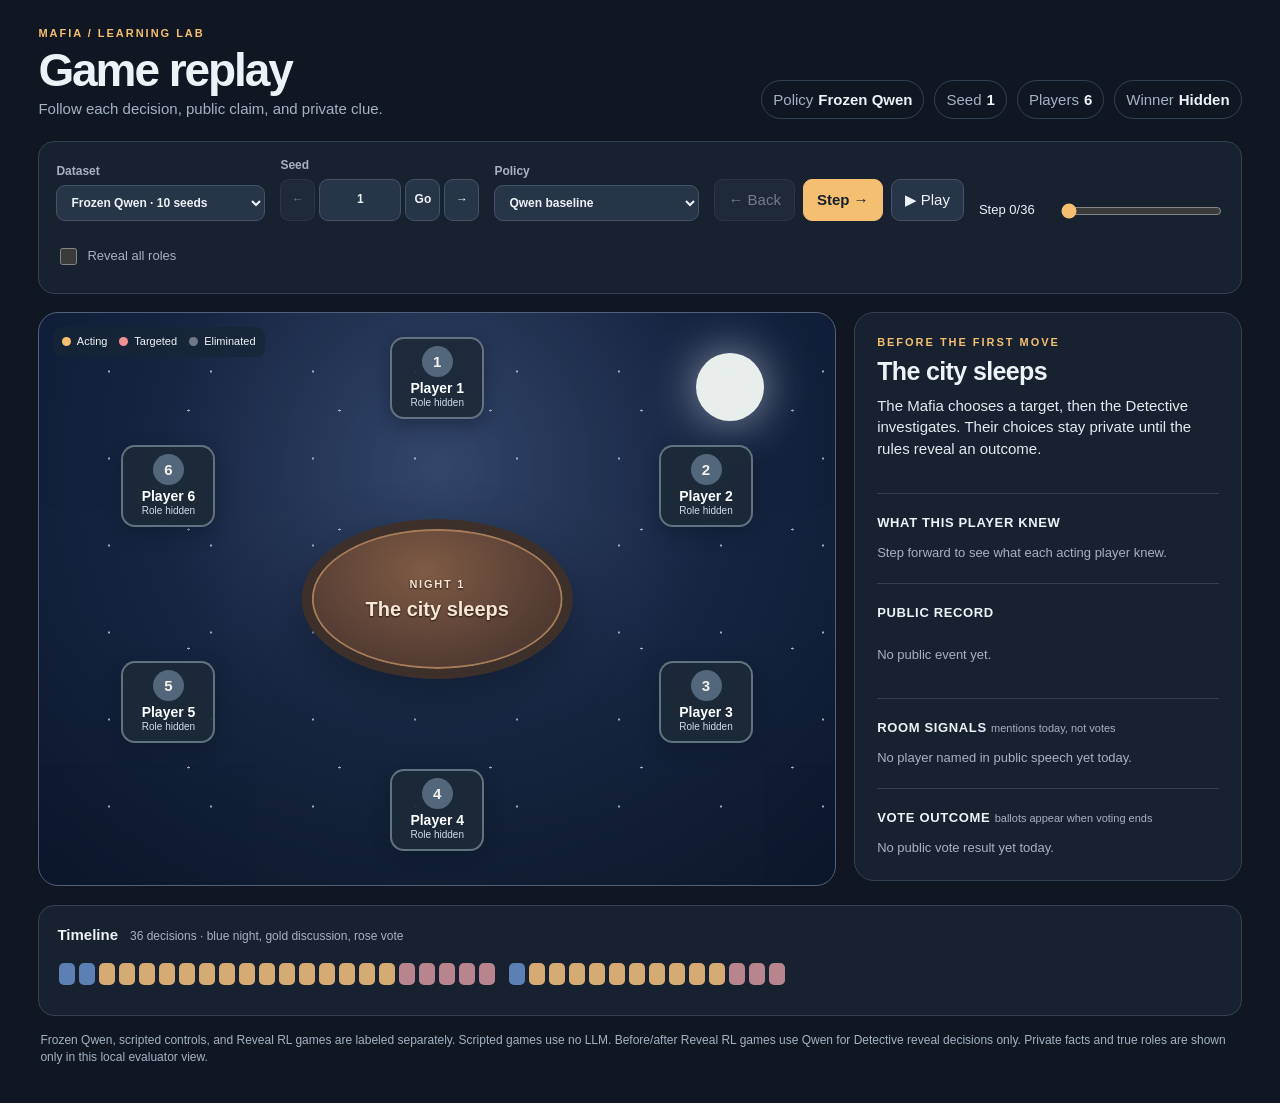
<file: src/visualization/index.html>
<!doctype html>
<html lang="en">
<head>
  <meta charset="utf-8">
  <meta name="viewport" content="width=device-width, initial-scale=1">
  <title>Mafia · Game Replay</title>
  <link rel="stylesheet" href="style.css">
</head>
<body>
  <main class="app">
    <header class="topbar">
      <div>
        <div class="eyebrow">MAFIA / LEARNING LAB</div>
        <h1>Game replay</h1>
        <p class="subtitle">Follow each decision, public claim, and private clue.</p>
      </div>
      <div class="top-summary" id="top-summary" aria-live="polite"></div>
    </header>

    <section class="transport" aria-label="Replay controls">
      <label class="game-picker">Dataset
        <select id="dataset-select" aria-label="Select dataset"></select>
      </label>
      <label class="game-picker">Seed
        <span class="seed-picker">
          <button id="previous-seed" type="button" aria-label="Previous seed">←</button>
          <input id="seed-input" type="number" inputmode="numeric" aria-label="Game seed">
          <button id="go-seed" type="button" aria-label="Go to seed">Go</button>
          <button id="next-seed" type="button" aria-label="Next seed">→</button>
        </span>
      </label>
      <label class="game-picker">Policy
        <select id="policy-select" aria-label="Select policy"></select>
      </label>
      <div class="transport-buttons">
        <button id="back-button" type="button" aria-label="Previous step">← Back</button>
        <button id="step-button" type="button" class="primary">Step →</button>
        <button id="play-button" type="button" aria-label="Play replay">▶ Play</button>
      </div>
      <div class="scrubber">
        <span id="step-label" aria-live="polite">Step 0</span>
        <input id="step-range" type="range" min="0" max="1" value="0" aria-label="Go to step">
      </div>
      <label class="truth-toggle"><input type="checkbox" id="reveal-roles"> Reveal all roles</label>
    </section>

    <div class="workspace">
      <section class="scene night" id="scene" aria-label="Players around the table">
        <div class="sky-orb" aria-hidden="true"></div>
        <div class="stars" aria-hidden="true"></div>
        <svg class="links" id="links" viewBox="0 0 1000 720" preserveAspectRatio="none" aria-hidden="true"></svg>
        <div class="table-map" aria-hidden="true">
          <div class="table-inner">
            <span id="table-period">NIGHT 1</span>
            <strong id="table-phase">The city sleeps</strong>
          </div>
        </div>
        <div id="seats"></div>
        <div class="scene-legend">
          <span><i class="legend-dot active"></i> Acting</span>
          <span><i class="legend-dot target"></i> Targeted</span>
          <span><i class="legend-dot gone"></i> Eliminated</span>
        </div>
      </section>

      <aside class="inspector" aria-live="polite">
        <div class="inspector-kicker" id="action-kicker">Before the first move</div>
        <h2 id="action-title">The city sleeps</h2>
        <div class="action-description" id="action-description">The Mafia and Detective will act privately tonight.</div>
        <div class="speech-box" id="speech-box" hidden></div>
        <div class="cues" id="cues"></div>
        <div class="rule-note" id="rule-note" hidden><strong>Rule check:</strong> The Detective's yes/no night answer is private. A player may publicly claim an investigation; the game does not require the answer to be announced by the Godfather.</div>

        <div class="divider"></div>
        <h3>What this player knew</h3>
        <div id="private-facts" class="small-copy">Select a step to see the acting player's private view.</div>

        <div class="divider"></div>
        <h3>Public record</h3>
        <div id="public-events" class="event-list"></div>

        <div class="divider"></div>
        <h3>Room signals <span class="heading-note">mentions today, not votes</span></h3>
        <div id="mentions" class="mention-bars"></div>

        <div class="divider"></div>
        <h3>Vote outcome <span class="heading-note">ballots appear when voting ends</span></h3>
        <div id="vote-outcome" class="vote-outcome"></div>
      </aside>
    </div>

    <section class="timeline-section" aria-label="Game timeline">
      <div class="timeline-heading"><strong>Timeline</strong><span id="timeline-caption"></span></div>
      <div class="timeline" id="timeline"></div>
    </section>
    <p class="source-note">Frozen Qwen, scripted controls, and Reveal RL games are labeled separately. Scripted games use no LLM. Before/after Reveal RL games use Qwen for Detective reveal decisions only. Private facts and true roles are shown only in this local evaluator view.</p>
  </main>
  <script src="data.js"></script>
  <script src="app.js"></script>
</body>
</html>
</file>
<file: src/visualization/style.css>
:root {
  color-scheme: dark;
  --ink: #edf2f7;
  --muted: #a5b2c4;
  --line: #334155;
  --surface: #182130;
  --surface-raised: #202d3e;
  --gold: #f4bf70;
  --blue: #86c9f2;
  --red: #f39092;
  --green: #92d6b1;
}

* { box-sizing: border-box; }
html { scroll-behavior: smooth; }
body {
  margin: 0;
  background: #101722;
  color: var(--ink);
  font: 15px/1.45 -apple-system, BlinkMacSystemFont, "Segoe UI", sans-serif;
}
button, select, input { font: inherit; }
button { cursor: pointer; }
button:focus-visible, select:focus-visible, input:focus-visible, .seat:focus-visible {
  outline: 3px solid var(--blue);
  outline-offset: 3px;
}
.app { max-width: 1480px; margin: 0 auto; padding: 26px clamp(16px, 3vw, 42px) 36px; }
.topbar { display: flex; justify-content: space-between; align-items: flex-end; gap: 24px; margin-bottom: 22px; }
.eyebrow, .inspector-kicker { color: var(--gold); font-size: 11px; font-weight: 750; letter-spacing: .18em; text-transform: uppercase; }
h1 { margin: 4px 0 2px; font-size: clamp(30px, 4vw, 46px); line-height: 1.08; letter-spacing: -.045em; }
h2 { margin: 6px 0 10px; font-size: 25px; line-height: 1.12; letter-spacing: -.025em; }
h3 { margin: 0 0 11px; font-size: 13px; letter-spacing: .05em; text-transform: uppercase; }
.subtitle { margin: 0; color: var(--muted); }
.top-summary { display: flex; gap: 10px; flex-wrap: wrap; justify-content: flex-end; }
.summary-chip { padding: 8px 11px; border: 1px solid var(--line); border-radius: 999px; color: var(--muted); white-space: nowrap; }
.summary-chip strong { color: var(--ink); margin-left: 5px; }
.summary-chip.win-town strong { color: var(--green); }
.summary-chip.win-mafia strong { color: var(--red); }

.transport {
  display: flex; align-items: end; gap: 15px; flex-wrap: wrap;
  padding: 15px 17px; margin-bottom: 18px; background: var(--surface);
  border: 1px solid var(--line); border-radius: 16px;
}
.game-picker { display: grid; gap: 4px; color: var(--muted); font-size: 12px; font-weight: 650; }
select {
  min-width: 175px; max-width: min(360px, calc(100vw - 56px)); color: var(--ink); background: #263548; border: 1px solid #43546a;
  border-radius: 9px; padding: 9px 10px;
}
#dataset-select { min-width: 155px; }
#policy-select { min-width: 205px; }
.seed-picker { display: flex; align-items: center; gap: 4px; }
.seed-picker button { min-width: 35px; padding: 7px; }
#seed-input { width: 82px; min-height: 42px; padding: 8px 6px; text-align: center; color: var(--ink); background: #263548; border: 1px solid #43546a; border-radius: 9px; font-variant-numeric: tabular-nums; }
#seed-input::-webkit-inner-spin-button, #seed-input::-webkit-outer-spin-button { -webkit-appearance: none; margin: 0; }
#seed-input { appearance: textfield; }
.transport-buttons { display: flex; gap: 8px; }
button {
  color: var(--ink); background: #263548; border: 1px solid #43546a;
  border-radius: 9px; padding: 9px 13px; min-height: 42px;
}
button:hover:not(:disabled) { background: #34475e; }
button:disabled { opacity: .43; cursor: default; }
button.primary { color: #17202d; background: var(--gold); border-color: var(--gold); font-weight: 750; }
button.primary:hover { background: #ffd392; }
.scrubber { display: flex; align-items: center; gap: 12px; flex: 1 1 180px; min-width: 150px; }
#step-label { min-width: 68px; color: var(--ink); font-variant-numeric: tabular-nums; font-size: 13px; }
#step-range { width: 100%; accent-color: var(--gold); }
.truth-toggle { display: flex; align-items: center; gap: 7px; color: var(--muted); font-size: 13px; white-space: nowrap; min-height: 42px; }
.truth-toggle input { accent-color: var(--gold); width: 17px; height: 17px; }

.workspace { display: grid; grid-template-columns: minmax(0, 1.75fr) minmax(300px, .85fr); gap: 18px; align-items: start; }
.scene {
  position: relative; isolation: isolate; overflow: hidden; aspect-ratio: 1000 / 720;
  min-height: 500px; border: 1px solid #52617a; border-radius: 20px;
  transition: background .65s ease, border-color .65s ease;
}
.scene.night { background: radial-gradient(ellipse at 50% 27%, #33476a 0, #172541 50%, #0c1830 100%); }
.scene.day { background: radial-gradient(ellipse at 50% 20%, #f8d6a1 0, #c38e6c 44%, #415f65 100%); border-color: #bc9676; }
.scene::after { content: ""; position: absolute; inset: 0; z-index: -1; background: linear-gradient(transparent 54%, rgba(9, 19, 24, .2)); }
.sky-orb { position: absolute; width: 68px; height: 68px; border-radius: 50%; right: 9%; top: 7%; transition: background .65s, box-shadow .65s; }
.night .sky-orb { background: #e8eeec; box-shadow: 0 0 48px #d7e5f8a0; }
.day .sky-orb { background: #fff2b6; box-shadow: 0 0 70px #ffe4a7; }
.stars { position: absolute; inset: 0; opacity: .7; background-image: radial-gradient(#d5e9ff 1px,transparent 1.5px), radial-gradient(#d5e9ff 1px,transparent 1.5px); background-size: 102px 87px, 151px 119px; background-position: 19px 15px, 74px 38px; transition: opacity .65s; }
.day .stars { opacity: 0; }
.table-map {
  position: absolute; left: 50%; top: 50%; width: 34%; height: 28%; transform: translate(-50%, -50%);
  border-radius: 50%; background: radial-gradient(ellipse at 45% 30%, #7e5b44, #513a32 72%);
  border: 10px solid #3d302b; box-shadow: 0 20px 50px #0b15289c, inset 0 0 0 2px #a77c58;
  z-index: 2; display: grid; place-items: center; text-align: center;
}
.table-inner { display: grid; gap: 4px; color: #f8e6d4; text-shadow: 0 1px 2px #1d140e; }
.table-inner span { letter-spacing: .16em; font-size: 11px; font-weight: 800; }
.table-inner strong { font-size: clamp(13px, 1.6vw, 20px); line-height: 1.2; }
.links { position: absolute; inset: 0; width: 100%; height: 100%; z-index: 3; pointer-events: none; }
.links line { stroke-linecap: round; }
.seat {
  position: absolute; z-index: 4; width: min(var(--seat-size, 88px), 14vw); min-width: 52px;
  transform: translate(-50%, -50%); text-align: center; padding: 7px 5px 6px;
  background: #1d2a39eb; border: 2px solid #90a0ad9c; border-radius: 14px;
  box-shadow: 0 6px 17px #09142468; transition: opacity .3s, transform .3s, border-color .3s, background .3s;
}
.seat.actor { transform: translate(-50%, -55%) scale(1.08); border-color: var(--gold); background: #304359; box-shadow: 0 0 0 5px #f4bf7055, 0 8px 20px #08111d7d; }
.seat.targeted { border-color: var(--red); box-shadow: 0 0 0 5px #f3909250; }
.seat.eliminated { opacity: .42; filter: grayscale(.85); }
.seat .avatar { display: grid; place-items: center; width: 31px; height: 31px; margin: 0 auto 3px; border-radius: 50%; color: #f6f1ea; background: #52677c; font-size: 15px; font-weight: 800; }
.seat.actor .avatar { background: #bb8650; }
.seat .name { display: block; color: #fff; font-weight: 800; font-size: 14px; line-height: 1.2; }
.seat .role { display: block; min-height: 14px; color: #d2dce4; font-size: 10px; line-height: 1.2; white-space: nowrap; }
.seat .role.mafia { color: #ffaaaa; }
.seat .role.detective { color: #a9ddff; }
.seat .role.villager { color: #c4e8cb; }
.scene-legend { position: absolute; z-index: 5; left: 14px; top: 14px; display: flex; flex-wrap: wrap; gap: 12px; padding: 7px 9px; background: #172536bc; border-radius: 9px; color: #f0f4f8; font-size: 11px; }
.legend-dot { display: inline-block; width: 9px; height: 9px; margin-right: 3px; border-radius: 50%; vertical-align: middle; background: var(--muted); }
.legend-dot.active { background: var(--gold); }.legend-dot.target { background: var(--red); }.legend-dot.gone { background: #6d7889; }

.inspector { background: var(--surface); border: 1px solid var(--line); border-radius: 20px; padding: 22px; min-height: 500px; }
.action-description { color: #e4eaf0; }
.speech-box { margin-top: 13px; padding: 13px 15px; border-left: 3px solid var(--gold); background: #263548; border-radius: 0 9px 9px 0; white-space: pre-wrap; }
.cues { display: flex; gap: 7px; flex-wrap: wrap; margin-top: 13px; }
.cue { padding: 5px 8px; color: #dbe8f2; background: #31445a; border-radius: 6px; font-size: 11px; }
.cue.warn { color: #ffe6b8; background: #6d503a; }
.rule-note { margin-top: 13px; padding: 11px 13px; color: #d1e8f9; background: #203a4d; border: 1px solid #4e7a93; border-radius: 9px; font-size: 12px; }
.rule-note strong { color: #fff; }
.divider { border-top: 1px solid var(--line); margin: 20px 0; }
.small-copy, .empty-state { color: var(--muted); font-size: 13px; }
.private-item { color: #cde6fa; font-size: 13px; margin-top: 6px; }
.event-list { display: grid; gap: 9px; }
.event { padding-left: 10px; border-left: 2px solid #5a6e83; font-size: 13px; color: #d9e2ed; }
.event strong { color: #fff; }
.event.current { border-left-color: var(--gold); }
.event .event-meta { display: block; color: var(--muted); font-size: 11px; margin-bottom: 2px; }
.heading-note { font-weight: 400; letter-spacing: 0; text-transform: none; color: var(--muted); font-size: 11px; }
.mention-bars { display: grid; gap: 7px; }
.mention-row { display: grid; grid-template-columns: 38px 1fr 18px; gap: 8px; align-items: center; font-size: 12px; color: var(--muted); }
.mention-track { height: 7px; border-radius: 999px; background: #303e50; overflow: hidden; }
.mention-fill { height: 100%; background: var(--gold); border-radius: inherit; }
.vote-outcome { display: grid; gap: 8px; }
.vote-row { display: grid; grid-template-columns: 75px 1fr 18px; gap: 8px; align-items: center; font-size: 12px; color: var(--muted); }
.vote-track { height: 9px; border-radius: 999px; background: #303e50; overflow: hidden; }
.vote-fill { height: 100%; background: var(--blue); border-radius: inherit; }
.vote-row.eliminated-vote { color: var(--ink); font-weight: 700; }
.vote-row.eliminated-vote .vote-fill { background: var(--red); }
.vote-note { margin: 2px 0 0; color: var(--muted); font-size: 12px; }

.timeline-section { margin-top: 19px; padding: 18px; background: var(--surface); border: 1px solid var(--line); border-radius: 16px; }
.timeline-heading { display: flex; gap: 12px; align-items: baseline; margin-bottom: 13px; }
.timeline-heading span { color: var(--muted); font-size: 12px; }
.timeline { display: flex; gap: 4px; overflow-x: auto; padding: 4px 2px 12px; scrollbar-color: #6e8197 transparent; }
.timeline button { position: relative; flex: 0 0 16px; width: 16px; min-height: 22px; padding: 0; border: 0; border-radius: 5px; background: #657389; }
.timeline button.night { background: #5d80b4; }.timeline button.speak { background: #d6aa73; }.timeline button.vote { background: #b8848d; }
.timeline button.active { outline: 3px solid #f5ead7; outline-offset: 2px; }
.timeline button:hover { transform: translateY(-3px); }
.timeline button.day-start { margin-left: 10px; }
.source-note { color: var(--muted); font-size: 12px; margin: 16px 2px 0; }

@media (max-width: 1060px) {
  .workspace { grid-template-columns: 1fr; }
  .inspector { min-height: 0; }
  .scene { max-height: 690px; }
}
@media (max-width: 620px) {
  .app { padding: 16px 10px 28px; }
  .topbar { display: block; }
  .top-summary { justify-content: flex-start; margin-top: 13px; }
  .transport { gap: 10px; padding: 12px; }
  .game-picker { flex: 1 1 100%; }
  select { width: 100%; }
  .seed-picker { width: 100%; }
  #seed-input { flex: 1; width: auto; }
  .transport-buttons { width: 100%; }
  .transport-buttons button { flex: 1; }
  .scrubber { flex: 1 1 100%; }
  .truth-toggle { min-height: 30px; }
  .scene { min-height: 410px; border-radius: 13px; }
  .seat { width: min(var(--seat-size, 74px), 14vw); min-width: 44px; padding: 4px 2px; border-radius: 9px; }
  .seat .avatar { width: 24px; height: 24px; font-size: 11px; }
  .seat .name { font-size: 11px; }.seat .role { font-size: 8px; }
  .scene-legend { font-size: 9px; gap: 6px; padding: 4px; }
  .table-map { width: 42%; height: 25%; border-width: 6px; }
  .table-inner span { font-size: 9px; }
  .table-inner strong { font-size: 12px; }
  .inspector { padding: 16px; }
}
@media (prefers-reduced-motion: reduce) { *, *::before, *::after { transition-duration: .01ms !important; animation-duration: .01ms !important; } }
</file>
